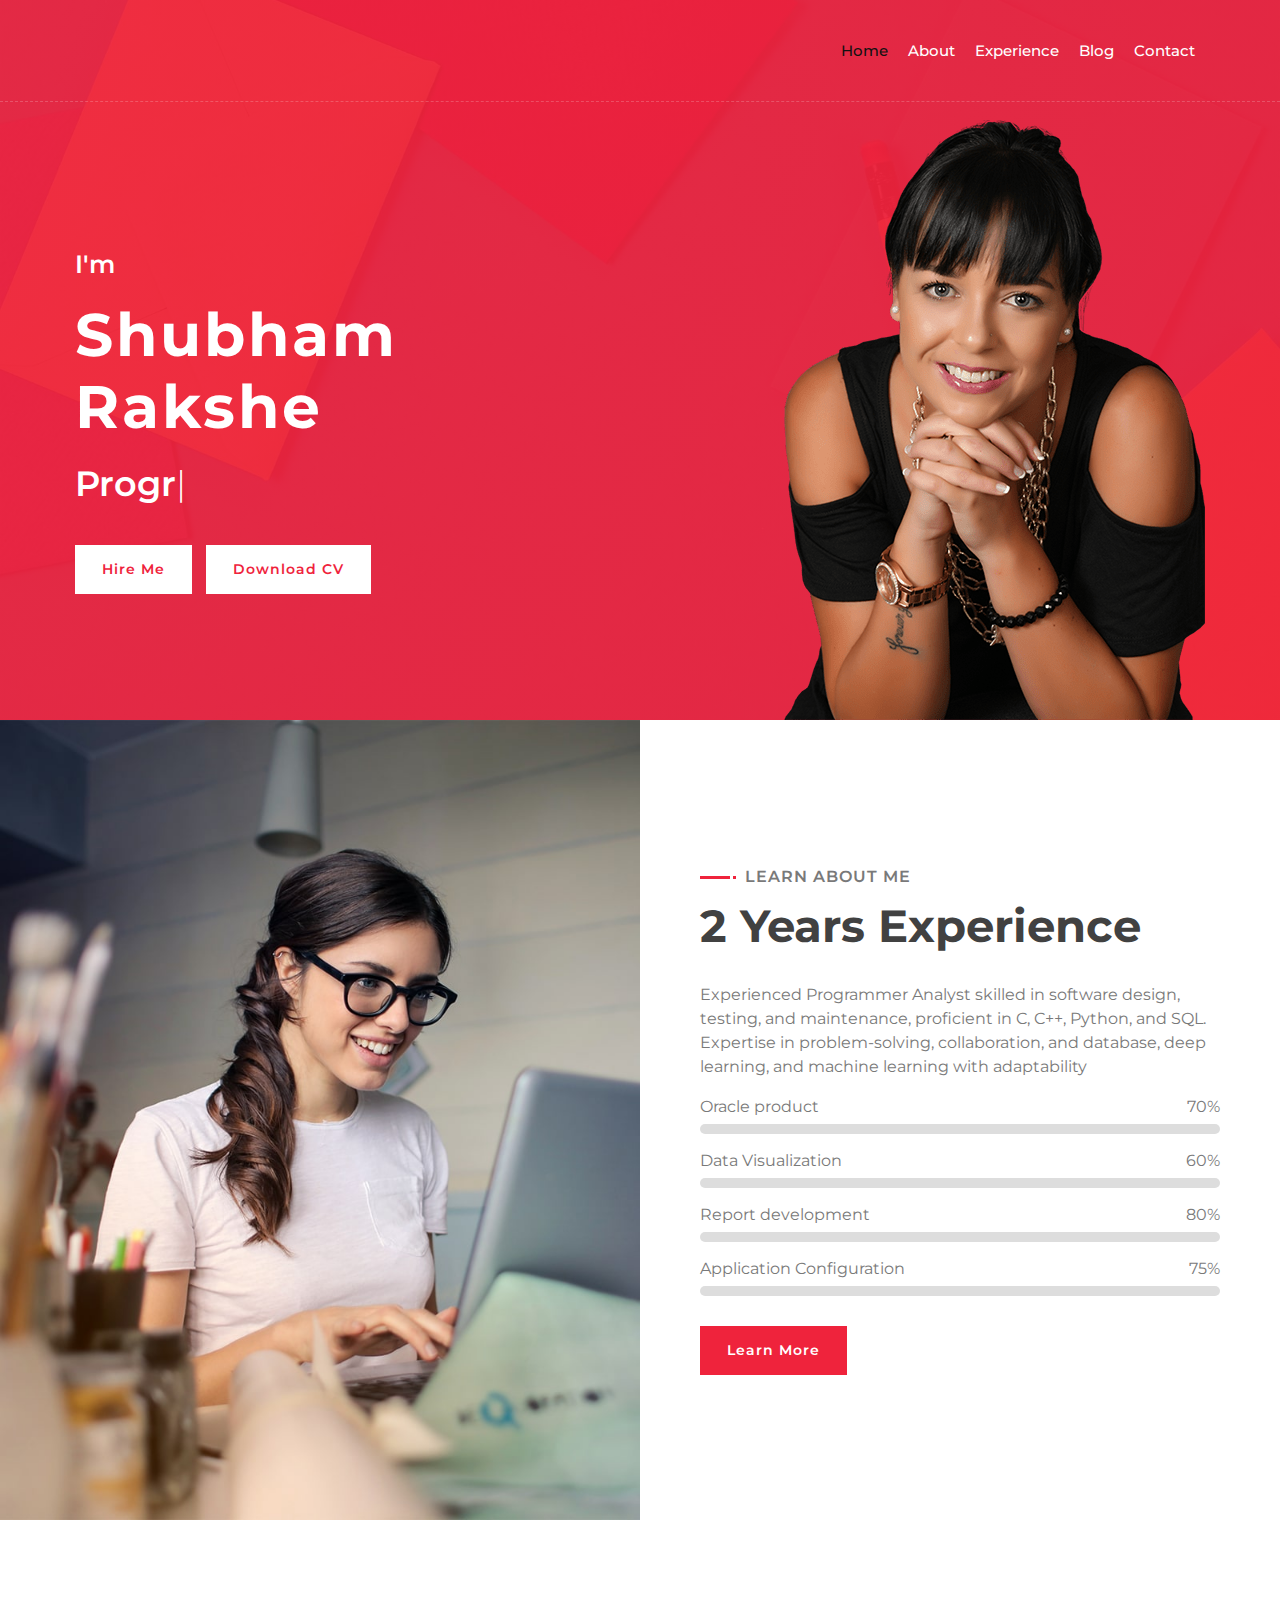
<file: shubham/index.html>
<!DOCTYPE html>
<html lang="en">
    <head>
        <meta charset="utf-8">
        <title>Shubham Rakshe</title>
        <meta content="width=device-width, initial-scale=1.0" name="viewport">
        <meta content="Free Website Template" name="keywords">
        <meta content="Free Website Template" name="description">

        <!-- Favicon -->
        <link href="img/favicon.ico" rel="icon">

        <!-- Google Font -->
        <link href="https://fonts.googleapis.com/css2?family=Montserrat:wght@300;400;500;600;700&display=swap" rel="stylesheet">

        <!-- CSS Libraries -->
        <link href="https://stackpath.bootstrapcdn.com/bootstrap/4.4.1/css/bootstrap.min.css" rel="stylesheet">
        <link href="https://cdnjs.cloudflare.com/ajax/libs/font-awesome/5.10.0/css/all.min.css" rel="stylesheet">
        <link href="lib/animate/animate.min.css" rel="stylesheet">
        <link href="lib/owlcarousel/assets/owl.carousel.min.css" rel="stylesheet">
        <link href="lib/lightbox/css/lightbox.min.css" rel="stylesheet">

        <!-- Template Stylesheet -->
        <link href="css/style.css" rel="stylesheet">
    </head>

    <body data-spy="scroll" data-target=".navbar" data-offset="51">
        <!-- Nav Bar Start -->
        <div class="navbar navbar-expand-lg bg-light navbar-light">
            <div class="container-fluid">

                <button type="button" class="navbar-toggler" data-toggle="collapse" data-target="#navbarCollapse">
                    <span class="navbar-toggler-icon"></span>
                </button>

                <div class="collapse navbar-collapse justify-content-between" id="navbarCollapse">
                    <div class="navbar-nav ml-auto">
                        <a href="#home" class="nav-item nav-link active">Home</a>
                        <a href="#about" class="nav-item nav-link">About</a>
                        <a href="#experience" class="nav-item nav-link">Experience</a>
                        <a href="#blog" class="nav-item nav-link">Blog</a>
                        <a href="#contact" class="nav-item nav-link">Contact</a>
                    </div>
                </div>
            </div>
        </div>
        <!-- Nav Bar End -->


        <!-- Hero Start -->
        <div class="hero" id="home">
            <div class="container-fluid">
                <div class="row align-items-center">
                    <div class="col-sm-12 col-md-6">
                        <div class="hero-content">
                            <div class="hero-text">
                                <p>I'm</p>
                                <h1>Shubham Rakshe</h1>
                                <h2></h2>
                                <div class="typed-text">Programmer, Analyst, Data Enthusiastic</div>
                            </div>
                            <div class="hero-btn">
                                <a class="btn" href="">Hire Me</a>
                                <a class="btn" href="https://drive.google.com/file/d/1cnMkm1e0a8PiGXDdcn6bCyQTKVmaEiGl/view?usp=drive_link">Download CV</a>
                            </div>
                        </div>
                    </div>
                    <div class="col-sm-12 col-md-6 d-none d-md-block">
                        <div class="hero-image">
                            <img src="img/hero.png" alt="Hero Image">
                        </div>
                    </div>
                </div>
            </div>
        </div>
        <!-- Hero End -->


        <!-- About Start -->
        <div class="about wow fadeInUp" data-wow-delay="0.1s" id="about">
            <div class="container-fluid">
                <div class="row align-items-center">
                    <div class="col-lg-6">
                        <div class="about-img">
                            <img src="img/about.jpg" alt="Image">
                        </div>
                    </div>
                    <div class="col-lg-6">
                        <div class="about-content">
                            <div class="section-header text-left">
                                <p>Learn About Me</p>
                                <h2>2 Years Experience</h2>
                            </div>
                            <div class="about-text">
                                <p>

Experienced Programmer Analyst skilled in software design, testing, and maintenance, proficient in C, C++, Python, and SQL. Expertise in problem-solving, collaboration, and database, deep learning, and machine learning with adaptability
                                </p>
                            </div>
                            <div class="skills">
                                <div class="skill-name">
                                    <p>Oracle product</p><p>70%</p>
                                </div>
                                <div class="progress">
                                    <div class="progress-bar" role="progressbar" aria-valuenow="85" aria-valuemin="0" aria-valuemax="100"></div>
                                </div>
                                <div class="skill-name">
                                    <p>Data Visualization</p><p>60%</p>
                                </div>
                                <div class="progress">
                                    <div class="progress-bar" role="progressbar" aria-valuenow="95" aria-valuemin="0" aria-valuemax="100"></div>
                                </div>
                                <div class="skill-name">
                                    <p>Report development</p><p>80%</p>
                                </div>
                                <div class="progress">
                                    <div class="progress-bar" role="progressbar" aria-valuenow="90" aria-valuemin="0" aria-valuemax="100"></div>
                                </div>
                                <div class="skill-name">
                                    <p>Application Configuration</p><p>75%</p>
                                </div>
                                <div class="progress">
                                    <div class="progress-bar" role="progressbar" aria-valuenow="85" aria-valuemin="0" aria-valuemax="100"></div>
                                </div>
                            </div>
                            <a class="btn" href="">Learn More</a>
                        </div>
                    </div>
                </div>
            </div>
        </div>
        <!-- About End -->


        <!-- Service Start -->
        <div class="service" id="service">
            <div class="container">
                <div class="section-header text-center wow zoomIn" data-wow-delay="0.1s">
                    <p>What I do</p>
                    <h2>Technology & Skills</h2>
                </div>
                <div class="row">
                    <div class="col-lg-6 wow fadeInUp" data-wow-delay="0.0s">
                        <div class="service-item">
                            <div class="service-icon">
                                <i class="fa fa-laptop"></i>
                            </div>
                            <div class="service-text">
                                <h3>C/C++</h3>
                                <p>
                                    Experienced & Proficient in C/C++ to perform the solutions of real world Problem.
                                </p>
                            </div>
                        </div>
                    </div>
                    <div class="col-lg-6 wow fadeInUp" data-wow-delay="0.2s">
                        <div class="service-item">
                            <div class="service-icon">
                                <i class="fa fa-laptop-code"></i>
                            </div>
                            <div class="service-text">
                                <h3>Python</h3>
                                <p>
                                    Proficient in Python for diverse applications, including data analysis and automation.
                                    Expertise in building data-driven solutions and leveraging Python libraries like Pandas and NumPy.
                                    Strong problem-solving and coding skills, with a track record of delivering effective Python-based solutions.
                                </p>
                            </div>
                        </div>
                    </div>
                    <div class="col-lg-6 wow fadeInUp" data-wow-delay="0.4s">
                        <div class="service-item">
                            <div class="service-icon">
                                <i class="fab fa-android"></i>
                            </div>
                            <div class="service-text">
                                <h3>SQL & DBMS</h3>
                                <p>
                                    Proficient in SQL language with hands-on experience in database management systems (DBMS).
                                    Strong skills in writing complex SQL queries, optimizing database performance, and data manipulation.
                                    Demonstrated ability to design and maintain relational databases, ensuring data integrity and efficient retrieval.
                                </p>
                            </div>
                        </div>
                    </div>
                    <div class="col-lg-6 wow fadeInUp" data-wow-delay="0.6s">
                        <div class="service-item">
                            <div class="service-icon">
                                <i class="fab fa-apple"></i>
                            </div>
                            <div class="service-text">
                                <h3>Data structure & Algorithms</h3>
                                <p>
                                    Proficient in implementing advanced data structures and algorithms to optimize software performance.
                                    Demonstrated problem-solving skills through algorithmic solutions in various projects.
                                    Strong foundation in data structure design for efficient data management and retrieval.
                                </p>
                            </div>
                        </div>
                    </div>
                    <div class="col-lg-6 wow fadeInUp" data-wow-delay="0.6s">
                        <div class="service-item">
                            <div class="service-icon">
                                <i class="fab fa-apple"></i>
                            </div>
                            <div class="service-text">
                                <h3>Deep Learning</h3>
                                <p>
                                    Beginner with the technology with clear fundamentals. Impleamented the deep learning algorithms in my final year of engineering project.
                                </p>
                            </div>
                        </div>
                    </div>
                    <div class="col-lg-6 wow fadeInUp" data-wow-delay="0.6s">
                        <div class="service-item">
                            <div class="service-icon">
                                <i class="fab fa-apple"></i>
                            </div>
                            <div class="service-text">
                                <h3>Oracle</h3>
                                <p>
                                    As a Employee of Cognizant organization, Worked on the Oracle product "Argus Safety", a platform that enhances safety decision-making and global compliance for clinical trials
                                </p>
                            </div>
                        </div>
                    </div>
                </div>
            </div>
        </div>
        <!-- Service End -->


         <!-- Experience Start -->
        <div class="experience" id="experience">
            <div class="container">
                <header class="section-header text-center wow zoomIn" data-wow-delay="0.1s">
                    <p>My Resume</p>
                    <h2>Work Experience</h2>
                </header>
                <div class="timeline">
                    <div class="timeline-item left wow slideInLeft" data-wow-delay="0.1s">
                        <div class="timeline-text">
                            <div class="timeline-date">2021 - 2023</div>
                            <h2>Programmer Analyst</h2>
                            <h4>Pune, India</h4>
                            <p>
                                Worked in configuring and developing SQL reports for Oracle's Argus Safety platform, with a focus on enhancing clinical trial safety decision-making and global compliance. Analyzed and addressed application issues and introduced automation through C++ for alert mechanisms
                            </p>
                        </div>
                    </div>
                    <div class="timeline-item right wow slideInRight" data-wow-delay="0.1s">
                        <div class="timeline-text">
                            <div class="timeline-date">JUL-AUG 2023</div>
                            <h2>Data Analyst Intern </h2>
                            <h4>Excelerate, USA</h4>
                            <p>
                                Worked on tool like tableau. To analyze the data of Facebook AD campaigns & several more mini projects.
                            </p>
                        </div>
                    </div>
                    <div class="timeline-item left wow slideInLeft" data-wow-delay="0.1s">
                        <div class="timeline-text">
                            <div class="timeline-date">MAY-JUN 2020</div>
                            <h2>Intern</h2>
                            <h4>Oyester Training, Mumbai, India</h4>
                            <p>
                                Completed hands on training cum Internship from Basic Python to Deep Learning including technologies such as    Machine Learning, computer vision & Natural Language Processing, along with various project assignments.
                            </p>
                        </div>
                    </div>
                    <div class="timeline-item right wow slideInRight" data-wow-delay="0.1s">
                        <div class="timeline-text">
                            <div class="timeline-date"> JUN-JUL 2019</div>
                            <h2>Graduate Trainee</h2>
                            <h4>BARC - Bhabha Atomic Research Centre, Mumbai, India	</h4>
                            <p>
                                Developed PLC codes & HMI interface for refurbishment of some facilities within the system of the company.
                            </p>
                        </div>
                    </div>


                </div>
            </div>
        </div>
        <!-- Job Experience End -->

        <!-- Blog Start -->
        <div class="blog" id="blog">
            <div class="container">
                <div class="section-header text-center wow zoomIn" data-wow-delay="0.1s">
                    <p>From Blog</p>
                    <h2>Latest Articles</h2>
                </div>
                <div class="row">
                    <div class="col-lg-6">
                        <div class="blog-item wow fadeInUp" data-wow-delay="0.1s">
                            <div class="blog-img">
                                <img src="img/12.webp" alt="Blog">
                            </div>
                            <div class="blog-text">
                                <h2>Lorem ipsum dolor sit amet</h2>
                                <div class="blog-meta">
                                    <p><i class="far fa-user"></i>Admin</p>
                                    <p><i class="far fa-list-alt"></i>Web Design</p>
                                    <p><i class="far fa-calendar-alt"></i>01-Jan-2045</p>
                                    <p><i class="far fa-comments"></i>5</p>
                                </div>
                                <p>
                                    Lorem ipsum dolor sit amet elit. Nullam commodo mattis mi. Nullam eu erat lectus. Proin viverra risus vitae luctus. Proin ut ante, vitae sapien. Fusce sem ac erat rhoncus, ornare mattis nisl massa et eros vitae pulvin
                                </p>
                                <a class="btn" href="">Read More <i class="fa fa-angle-right"></i></a>
                            </div>
                        </div>
                    </div>
                </div>
            </div>
        </div>
        <!-- Blog End -->


        <!-- Projects Start -->
        <div class="blog" id="blog">
            <div class="container">
                <div class="section-header text-center wow zoomIn" data-wow-delay="0.1s">
                    <p>From Blog</p>
                    <h2>Latest Articles</h2>
                </div>
                <div class="row">
                    <div class="col-lg-6">
                        <div class="blog-item wow fadeInUp" data-wow-delay="0.3s">
                            <div class="blog-img">
                                <img src="img/blog-2.jpg" alt="Blog">
                            </div>
                            <div class="blog-text">
                                <h2>Design & Development of AI based camera for wildlife study</h2>
                                <div class="blog-meta">

                                    <p><i class="far fa-list-alt"></i>Engineering Project</p>
                                    <p><i class="far fa-calendar-alt"></i>2020-2021</p>

                                </div>
                                <p>
                                    Lead the Technical (Software) team using my team management and leadership skills, as well as technical skills such as Python programming language and Deep Learning in project.
                                    The Forest and Wildlife Department uses the project to track leopard censuses.

                                </p>
                                <a class="btn" href="">Read More <i class="fa fa-angle-right"></i></a>
                            </div>
                        </div>
                    </div>
                    <div class="col-lg-6">
                        <div class="blog-item wow fadeInUp" data-wow-delay="0.1s">
                            <div class="blog-img">
                                <img src="img/blog-1.jpg" alt="Blog">
                            </div>
                            <div class="blog-text">
                                <h2>Smart street Light System</h2>
                                <div class="blog-meta">
                                    <p><i class="far fa-user"></i>Mini Project</p>
                                    <p><i class="far fa-list-alt"></i>Engineering Project</p>
                                    <p><i class="far fa-calendar-alt"></i>2018-2019</p>

                                </div>
                                <p>
                                Developed a Smart Street Light mechanism in which sensors placed on roads, generate and store energy whenever a vehicle passes over them, and this energy is used by the smart lights
                                </p>
                                <a class="btn" href="">Read More <i class="fa fa-angle-right"></i></a>
                            </div>
                        </div>
                    </div>

                    <div class="col-lg-6">
                        <div class="blog-item wow fadeInUp" data-wow-delay="0.1s">
                            <div class="blog-img">
                                <img src="img/blog-1.jpg" alt="Blog">
                            </div>
                            <div class="blog-text">
                                <h2>Density based traffic light controller system </h2>
                                <div class="blog-meta">
                                    <p><i class="far fa-user"></i>Mini Project</p>
                                    <p><i class="far fa-list-alt"></i>Engineering Project</p>
                                    <p><i class="far fa-calendar-alt"></i>2019-2020</p>

                                </div>
                                <p>
                                Developed a Controller System based on an ultrasonic sensor and Arduino that detects vehicle density in individual road lanes and switches the traffic signal based on this information
                                </p>
                                <a class="btn" href="">Read More <i class="fa fa-angle-right"></i></a>
                            </div>
                        </div>
                    </div>
                </div>
            </div>
        </div>
        <!-- Projects End -->


        <!-- Footer Start -->
        <div class="footer wow fadeIn" data-wow-delay="0.3s">
            <div class="container-fluid">
                <div class="container">
                    <div class="footer-info">
                        <h2>Shubham Rakshe</h2>
                        <h3>501 E, 32nd street, Chicago, Illinois, USA </h3>
                        <div class="footer-menu">
                            <p>+1 (773)-993-4758</p>
                            <p>srakshe@hawk.iit.edu</p>
                        </div>
                        <div class="footer-social">

                            <a href=""><i class="fa-angle-right"></i></a>
                            <a target="_blank" href="https://www.linkedin.com/in/shubham-rakshe-861842193"><i class="fab fa-linkedin-in"></i></a>
                        </div>
                    </div>
                </div>
                <div class="container copyright">
                    <p>&copy; <a href="#">Shubham Rakshe</a>, All Right Reserved</p>
                </div>
            </div>
        </div>
        <!-- Footer End -->


        <!-- Back to top button -->
        <a href="#" class="btn back-to-top"><i class="fa fa-chevron-up"></i></a>


        <!-- Pre Loader -->
        <div id="loader" class="show">
            <div class="loader"></div>
        </div>


        <!-- JavaScript Libraries -->
        <script src="https://code.jquery.com/jquery-3.4.1.min.js"></script>
        <script src="https://stackpath.bootstrapcdn.com/bootstrap/4.4.1/js/bootstrap.bundle.min.js"></script>
        <script src="lib/easing/easing.min.js"></script>
        <script src="lib/wow/wow.min.js"></script>
        <script src="lib/waypoints/waypoints.min.js"></script>
        <script src="lib/typed/typed.min.js"></script>
        <script src="lib/owlcarousel/owl.carousel.min.js"></script>
        <script src="lib/isotope/isotope.pkgd.min.js"></script>
        <script src="lib/lightbox/js/lightbox.min.js"></script>

        <!-- Contact Javascript File -->
        <script src="mail/jqBootstrapValidation.min.js"></script>
        <script src="mail/contact.js"></script>

        <!-- Template Javascript -->
        <script src="js/main.js"></script>
    </body>
</html>
</file>
<file: shubham/css/style.css>
/*******************************/
/********* General CSS *********/
/*******************************/
body {
    color: #797979;
    background: #ffffff;
    font-family: 'Montserrat', sans-serif;
}

h1,
h2,
h3,
h4,
h5,
h6 {
    color: #414141;
}

a {
    color: #313131;
    transition: .3s;
}

a:hover,
a:active,
a:focus {
    color: #EF233C;
    outline: none;
    text-decoration: none;
}

.btn:focus,
.form-control:focus {
    box-shadow: none;
}

.container-fluid {
    max-width: 1366px;
}

.btn {
    padding: 12px 25px;
    font-size: 14px;
    font-weight: 600;
    letter-spacing: 1px;
    color: #ffffff;
    background: #EF233C;
    border: 2px solid transparent;
    border-radius: 0;
    box-shadow: inset 0 0 0 50px #EF233C;
    transition: ease-out 0.3s;
    -webkit-transition: ease-out 0.3s;
    -moz-transition: ease-out 0.3s;
}

.btn:hover {
    color: #EF233C;
    background: transparent;
    box-shadow: inset 0 0 0 0 #EF233C;
    border-color: #EF233C;
}

#loader {
    position: fixed;
    top: 0;
    right: 0;
    bottom: 0;
    left: 0;
    display: flex;
    align-items: center;
    justify-content: center;
    background: #ffffff;
    opacity: 0;
    visibility: hidden;
    -webkit-transition: opacity .3s ease-out, visibility 0s linear .3s;
    -o-transition: opacity .3s ease-out, visibility 0s linear .3s;
    transition: opacity .3s ease-out, visibility 0s linear .3s;
    z-index: 999;
}

#loader.show {
    -webkit-transition: opacity .6s ease-out, visibility 0s linear 0s;
    -o-transition: opacity .6s ease-out, visibility 0s linear 0s;
    transition: opacity .6s ease-out, visibility 0s linear 0s;
    visibility: visible;
    opacity: 1;
}

#loader .loader {
    position: relative;
    width: 45px;
    height: 45px;
    border: 5px solid #dddddd;
    border-top: 5px solid #EF233C;
    border-radius: 50%;
    -webkit-animation: spin 2s linear infinite;
    animation: spin 2s linear infinite;
}

@-webkit-keyframes spin {
    0% { -webkit-transform: rotate(0deg); }
    100% { -webkit-transform: rotate(360deg); }
}

@keyframes spin {
    0% { transform: rotate(0deg); }
    100% { transform: rotate(360deg); }
}

.back-to-top {
    position: fixed;
    display: none;
    width: 44px;
    height: 44px;
    padding: 8px 0;
    text-align: center;
    line-height: 1;
    font-size: 22px;
    right: 15px;
    bottom: 15px;
    z-index: 9;
}

.back-to-top i {
    color: #ffffff;
}

.back-to-top:hover i {
    color: #414141;
}


/**********************************/
/*********** Nav Bar CSS **********/
/**********************************/
.navbar {
    position: relative;
    transition: .5s;
    z-index: 999;
}

.navbar.nav-sticky {
    position: fixed;
    top: 0;
    width: 100%;
    box-shadow: 0 2px 5px rgba(0, 0, 0, .3);
}

.navbar .navbar-brand {
    margin: 0;
    font-size: 45px;
    line-height: 0px;
    font-weight: 700;
    letter-spacing: 2px;
    transition: .5s;

}

.navbar .navbar-brand img {
    max-width: 100%;
    max-height: 40px;
}

.navbar .dropdown-menu {
    margin-top: 0;
    border: 0;
    border-radius: 0;
    background: #f8f9fa;
}

@media (min-width: 992px) {
    .navbar {
        position: absolute;
        width: 100%;
        padding: 30px 60px;
        background: transparent !important;
        border-bottom: 1px dashed rgba(256, 256, 256, .2);
        z-index: 9;
    }

    .navbar.nav-sticky {
        padding: 10px 60px;
        background: #ffffff !important;
    }

    .navbar .navbar-brand {
        color: #ffffff;
    }

    .navbar.nav-sticky .navbar-brand {
        color: #EF233C;
    }

    .navbar-light .navbar-nav .nav-link,
    .navbar-light .navbar-nav .nav-link:focus {
        padding: 10px 10px 8px 10px;
        color: #ffffff;
        font-size: 15px;
        font-weight: 500;
    }

    .navbar-light.nav-sticky .navbar-nav .nav-link,
    .navbar-light.nav-sticky .navbar-nav .nav-link:focus {
        color: #414141;
    }

    .navbar-light .navbar-nav .nav-link:hover,
    .navbar-light .navbar-nav .nav-link.active {
        color: #111111;
    }

    .navbar-light.nav-sticky .navbar-nav .nav-link:hover,
    .navbar-light.nav-sticky .navbar-nav .nav-link.active {
        color: #EF233C;
    }
}

@media (max-width: 991.98px) {
    .navbar {
        padding: 15px;
        background: #ffffff !important;
    }

    .navbar .navbar-brand {
        color: #EF233C;
    }

    .navbar .navbar-nav {
        margin-top: 15px;
    }

    .navbar a.nav-link {
        padding: 5px;
    }

    .navbar .dropdown-menu {
        box-shadow: none;
    }
}


/*******************************/
/********** Hero CSS ***********/
/*******************************/
.hero {
    position: relative;
    width: 100%;
    margin-bottom: 45px;
    padding: 120px 0 0 0;
    overflow: hidden;
    background: linear-gradient(rgba(239, 35, 60, .95), rgba(239, 35, 60, .95)), url(../img/hero-bg.jpg);
    background-position: center;
    background-repeat: no-repeat;
    background-size: cover;
}

.hero .container-fluid {
    padding: 0;
}

.hero .hero-image {
    position: relative;
    text-align: right;
    padding-right: 75px;
}

.hero .hero-image img {
    max-width: 80%;
    max-height: 80%;
}

.hero .hero-content {
    position: relative;
    padding-left: 75px;
    display: flex;
    align-items: flex-start;
    justify-content: center;
    flex-direction: column;
}

.hero .hero-text p {
    color: #ffffff;
    font-size: 25px;
    font-weight: 600;
    margin-bottom: 15px;
}

.hero .hero-text h1 {
    color: #ffffff;
    font-size: 60px;
    font-weight: 700;
    letter-spacing: 3px;
    margin-bottom: 15px;
}

.hero .hero-text h2 {
    display: inline-block;
    margin: 0;
    height: 35px;
    color: #ffffff;
    font-size: 35px;
    font-weight: 600;
}

.hero .hero-text .typed-text {
    display: none;
}

.hero .hero-text .typed-cursor {
    font-size: 35px;
    font-weight: 300;
    color: #ffffff;
}

.hero .hero-btn .btn {
    margin-top: 35px;
    color: #EF233C;
    background: #ffffff;
    box-shadow: inset 0 0 0 50px #ffffff;
}

.hero .hero-btn .btn:hover {
    color: #ffffff;
    background: transparent;
    box-shadow: inset 0 0 0 0 #ffffff;
    border-color: #ffffff;
}

.hero .hero-btn .btn:first-child {
    margin-right: 10px;
}

@media (max-width: 991.98px) {
    .hero {
        padding-top: 60px;
    }

    .hero .hero-content {
        padding: 0 15px;
    }

    .hero .hero-text p {
        font-size: 20px;
    }

    .hero .hero-text h1 {
        font-size: 45px;
    }

    .hero .hero-text h2 {
        font-size: 25px;
        height: 25px;
    }

    .hero .hero-btn .btn {
        padding: 12px 30px;
        letter-spacing: 1px;
    }
}

@media (max-width: 767.98px) {
    .hero {
        padding-top: 60px;
        padding-bottom: 60px;
    }

    .hero,
    .hero .hero-text,
    .hero .hero-btn {
        width: 100%;
        text-align: center;
    }

    .hero .hero-text p {
        font-size: 18px;
    }

    .hero .hero-text h1 {
        font-size: 35px;
    }

    .hero .hero-text h2 {
        font-size: 22px;
        height: 22px;
    }

    .hero .hero-btn .btn {
        padding: 10px 15px;
        letter-spacing: 1px;
    }
}

@media (max-width: 575.98px) {
    .hero .hero-text p {
        font-size: 16px;
    }

    .hero .hero-text h1 {
        font-size: 30px;
    }

    .hero .hero-text h2 {
        font-size: 18px;
        height: 18px;
    }

    .hero .hero-btn .btn {
        padding: 8px 10px;
        letter-spacing: 0;
    }
}


/*******************************/
/******* Section Header ********/
/*******************************/
.section-header {
    position: relative;
    margin-bottom: 45px;
}

.section-header p {
    display: inline-block;
    margin: 0 30px;
    margin-bottom: 10px;
    padding-left: 15px;
    position: relative;
    font-size: 16px;
    font-weight: 600;
    letter-spacing: 1px;
    text-transform: uppercase;
    background: #ffffff;
}

.section-header p::before {
    position: absolute;
    content: "";
    height: 3px;
    top: 11px;
    right: 0;
    left: -30px;
    background: #EF233C;
    z-index: -1;
}

.section-header p::after {
    position: absolute;
    content: "";
    width: 3px;
    height: 3px;
    top: 11px;
    left: 3px;
    background: #EF233C;
    z-index: 1;
}

.section-header h2 {
    margin: 0;
    position: relative;
    font-size: 45px;
    font-weight: 700;
}

@media (max-width: 767.98px) {
    .section-header h2 {
        font-size: 30px;
    }
}


/*******************************/
/********** About CSS **********/
/*******************************/
.about {
    position: relative;
    width: 100%;
    margin: -45px 0 45px 0;
}

.about .col-lg-6 {
    padding: 0;
}

.about .section-header {
    margin-bottom: 30px;
}

.about .about-img {
    position: relative;
    height: 100%;
}

.about .about-img img {
    position: relative;
    width: 100%;
    height: 100%;
    object-fit: cover;
}

.about .about-content {
    padding: 0 60px;
}

.about .about-text p {
    font-size: 16px;
}

.about .skills {
    margin-bottom: 30px;
}

.about .skill-name {
    margin-top: 15px;
}

.about .skill-name p {
    display: inline-block;
    margin-bottom: 5px;
    font-size: 16px;
    font-weight: 400;
}

.about .skill-name p:last-child {
    float: right;
}

.about .progress {
    height: 10px;
    border-radius: 10px;
    background: #dddddd;
}

.about .progress .progress-bar {
    width: 0px;
    background: #EF233C;
    border-radius: 10px;
    transition: 2s;
}

.about .about-text a.btn {
    margin-top: 15px;
}

@media (max-width: 991.98px) {
    .about .about-content {
        padding: 45px 15px 0 15px;
    }
}


/*******************************/
/******* Experience CSS ********/
/*******************************/
.experience {
    position: relative;
    padding: 45px 0 15px 0;
}

.experience .timeline {
    position: relative;
    width: 100%;
}

.experience .timeline::after {
    content: '';
    position: absolute;
    width: 2px;
    background: #EF233C;
    top: 0;
    bottom: 0;
    left: 50%;
    margin-left: -1px;
}

.experience .timeline .timeline-item {
    position: relative;
    background: inherit;
    width: 50%;
    margin-bottom: 30px;
}

.experience .timeline .timeline-item.left {
    left: 0;
    padding-right: 30px;
}

.experience .timeline .timeline-item.right {
    left: 50%;
    padding-left: 30px;
}

.experience .timeline .timeline-item::after {
    content: '';
    position: absolute;
    width: 16px;
    height: 16px;
    top: 48px;
    right: -8px;
    background: #ffffff;
    border: 2px solid #EF233C;
    border-radius: 16px;
    z-index: 1;
}

.experience .timeline .timeline-item.right::after {
    left: -8px;
}

.experience .timeline .timeline-item::before {
  content: '';
  position: absolute;
  width: 0;
  height: 0;
  top: 46px;
  right: 10px;
  z-index: 1;
  border: 10px solid;
  border-color: transparent transparent transparent #dddddd;
}

.experience .timeline .timeline-item.right::before {
  left: 10px;
  border-color: transparent #dddddd transparent transparent;
}

.experience .timeline .timeline-date {
    position: absolute;
    width: 100%;
    top: 44px;
    font-size: 16px;
    font-weight: 600;
    color: #EF233C;
    text-transform: uppercase;
    letter-spacing: 1px;
    z-index: 1;
}

.experience .timeline .timeline-item.left .timeline-date {
    text-align: left;
    left: calc(100% + 55px);
}

.experience .timeline .timeline-item.right .timeline-date {
    text-align: right;
    right: calc(100% + 55px);
}

.experience .timeline .timeline-text {
    padding: 30px;
    background: #ffffff;
    position: relative;
    border-right: 5px solid #dddddd;
    box-shadow: 0 0 60px rgba(0, 0, 0, .08);
}

.experience .timeline .timeline-item.right .timeline-text {
    border-right: none;
    border-left: 5px solid #dddddd;
}

.experience .timeline .timeline-text h2 {
    margin: 0 0 5px 0;
    font-size: 22px;
    font-weight: 600;
}

.experience .timeline .timeline-text h4 {
    margin: 0 0 10px 0;
    font-size: 16px;
    font-style: italic;
    font-weight: 400;
}

.experience .timeline .timeline-text p {
    margin: 0;
    font-size: 16px;
}

@media (max-width: 767.98px) {
    .experience .timeline::after {
        left: 8px;
    }

    .experience .timeline .timeline-item {
        width: 100%;
        padding-left: 38px;
    }

    .experience .timeline .timeline-item.left {
        padding-right: 0;
    }

    .experience .timeline .timeline-item.right {
        left: 0%;
        padding-left: 38px;
    }

    .experience .timeline .timeline-item.left::after,
    .experience .timeline .timeline-item.right::after {
        left: 0;
    }

    .experience .timeline .timeline-item.left::before,
    .experience .timeline .timeline-item.right::before {
        left: 18px;
        border-color: transparent #dddddd transparent transparent;
    }

    .experience .timeline .timeline-item.left .timeline-date,
    .experience .timeline .timeline-item.right .timeline-date {
        position: relative;
        top: 0;
        right: auto;
        left: 0;
        text-align: left;
        margin-bottom: 10px;
    }

    .experience .timeline .timeline-item.left .timeline-text,
    .experience .timeline .timeline-item.right .timeline-text {
        border-right: none;
        border-left: 5px solid #dddddd;
    }
}


/*******************************/
/********* Service CSS *********/
/*******************************/
.service {
    position: relative;
    width: 100%;
    padding: 45px 0 15px 0;
}

.service .service-item {
    position: relative;
    margin-bottom: 30px;
    display: flex;
    align-items: center;
    box-shadow: inset 0 0 0 0 transparent;
    transition: ease-out 0.5s;
}

.service .service-item:hover {
    box-shadow: inset 800px 0 0 0 #EF233C;
}

.service .service-icon {
    position: relative;
    width: 150px;
    min-height: 150px;
    display: flex;
    align-items: center;
    justify-content: center;
    border: 1px solid #EF233C;
    background: #ffffff;
}

.service .service-icon i {
    position: relative;
    font-size: 60px;
    color: #EF233C;
    transition: .3s;
}

.service .service-item:hover i {
    font-size: 75px;
}

.service .service-text {
    position: relative;
    width: calc(100% - 120px);
    padding: 0 30px;
}

.service .service-text h3 {
    margin-bottom: 10px;
    font-size: 20px;
    font-weight: 600;
    transition: 1s;
}

.service .service-text p {
    margin: 0;
    font-size: 16px;
    transition: 1s;
}

.service .service-item:hover .service-text h3,
.service .service-item:hover .service-text p {
    color: #ffffff;
}

@media (max-width: 575.98px) {
    .service .service-text h3 {
        font-size: 16px;
        margin-bottom: 5px;
    }

    .service .service-text p {
        font-size: 14px;
    }
}


/*******************************/
/******** Portfolio CSS ********/
/*******************************/
.portfolio {
    position: relative;
    padding: 45px 0 15px 0;
}

.portfolio #portfolio-filter {
    padding: 0;
    margin: -15px 0 25px 0;
    list-style: none;
    font-size: 0;
    text-align: center;
}

.portfolio #portfolio-filter li {
    cursor: pointer;
    display: inline-block;
    margin: 5px;
    padding: 6px 12px;
    font-size: 14px;
    font-weight: 600;
    color: #ffffff;
    background: #EF233C;
    border: 2px solid transparent;
    border-radius: 0;
    box-shadow: inset 0 0 0 50px #EF233C;
    transition: ease-out 0.3s;
    -webkit-transition: ease-out 0.3s;
    -moz-transition: ease-out 0.3s;
}

.portfolio #portfolio-filter li:hover,
.portfolio #portfolio-filter li.filter-active {
    color: #EF233C;
    background: transparent;
    box-shadow: inset 0 0 0 0 #EF233C;
    border-color: #EF233C;
}

.portfolio .portfolio-item {
    position: relative;
}

.portfolio .portfolio-wrap {
    position: relative;
    width: 100%;
}

.portfolio .portfolio-img {
    position: relative;
    overflow: hidden;
}

.portfolio .portfolio-img img {
    position: relative;
    width: 100%;
    height: 100%;
    object-fit: cover;
    transform: scale(1.1);
    transition: .5s;
}

.portfolio .portfolio-item:hover img {
    margin-left: 15px;
}

.portfolio .portfolio-text {
    position: relative;
    height: 60px;
    width: calc(100% - 30px);
    margin: -30px 15px 30px 15px;
    display: flex;
    align-items: center;
    background: #ffffff;
    box-shadow: 0 0 15px rgba(0, 0, 0, .12);
}

.portfolio .portfolio-text h3 {
    width: calc(100% - 70px);
    font-size: 18px;
    font-weight: 600;
    margin: 0 0 0 15px;
    white-space: nowrap;
    overflow: hidden;
}

.portfolio .portfolio-text a.btn {
    width: 50px;
    height: 50px;
    padding: 0 0 2px 1px;
    display: flex;
    align-items: center;
    justify-content: center;
    font-size: 45px;
    font-weight: 100;
}

.portfolio .portfolio-item:hover a.btn {
    color: #EF233C;
    background: transparent;
    box-shadow: inset 0 0 0 0 #EF233C;
    border-color: #EF233C;
}


/*******************************/
/********* Banner CSS **********/
/*******************************/
.banner {
    position: relative;
    width: 100%;
    margin: 45px 0;
    padding: 90px 0;
    background: #EF233C;
}

.banner .container {
    max-width: 750px;
    text-align: center;
}

.banner .section-header {
    margin-bottom: 20px;
}

.banner .section-header p {
    color: #414141;
    background: transparent;
}

.banner .section-header p::after {
    display: none;
}

.banner .section-header h2 {
    color: #ffffff;
}

.banner .section-header h2 span {
    color: #414141;
    font-size: 50px;
}

.banner .banner-text p {
    font-size: 18px;
    color: #ffffff;
}

.banner .banner-text .btn {
    margin-top: 15px;
    color: #EF233C;
    background: #ffffff;
    box-shadow: inset 0 0 0 50px #ffffff;
}

.banner .banner-text .btn:hover {
    color: #ffffff;
    background: transparent;
    box-shadow: inset 0 0 0 0 #ffffff;
    border-color: #ffffff;
}


/*******************************/
/********* Pricing CSS *********/
/*******************************/
.price {
    position: relative;
    width: 100%;
    padding: 45px 0 15px 0;
}

.price .row {
    padding: 0 15px;
}

.price .col-md-4 {
    padding: 0;
}

.price .price-item {
    position: relative;
    margin-bottom: 30px;
    background: #ffffff;
}

.price .featured-item {
    box-shadow: 0 0 30px rgba(0, 0, 0, .2);
    z-index: 1;
}

.price .price-header,
.price .price-body,
.price .price-footer {
    position: relative;
    text-align: center;
}

.price .price-header {
    padding: 45px 0 30px 0;
    color: #414141;
}

.price .price-item.featured-item .price-header {
    color: #EF233C;
}

.price .price-title h2 {
    font-size: 25px;
    font-weight: 400;
    text-transform: uppercase;
}

.price .price-prices h2 {
    font-size: 45px;
    font-weight: 700;
    margin-left: 10px;
}

.price .price-prices h2 small {
    position: absolute;
    font-size: 18px;
    font-weight: 400;
    margin-top: 9px;
    margin-left: -12px;
}

.price .price-prices h2 span {
    margin-left: 1px;
    font-size: 18px;
    font-weight: 400;
}

.price .price-item.featured-item h2 {
    color: #EF233C;
}

.price .price-body {
    padding: 0 0 20px 0;
}

.price .price-description ul {
    margin: 0;
    padding: 0;
    list-style: none;
}

.price .price-description ul li {
    padding: 0 0 20px 0;
}

.price .price-item .price-action {
    padding-bottom: 45px;
}

.price .price-item .price-action .btn {
    color: #ffffff;
    background: #414141;
    box-shadow: inset 0 0 0 50px #414141;
}

.price .price-item .price-action .btn:hover {
    color: #414141;
    background: transparent;
    box-shadow: inset 0 0 0 0 #414141;
    border-color: #414141;
}

.price .price-item.featured-item .price-action .btn {
    color: #ffffff;
    background: #EF233C;
    box-shadow: inset 0 0 0 50px #EF233C;
}

.price .price-item.featured-item .price-action .btn:hover {
    color: #EF233C;
    background: transparent;
    box-shadow: inset 0 0 0 0 #EF233C;
    border-color: #EF233C;
}


/*******************************/
/*********** Team CSS **********/
/*******************************/
.team {
    position: relative;
    width: 100%;
    padding: 45px 0 15px 0;
}

.team .team-item {
    position: relative;
    background: #ffffff;
    margin-bottom: 30px;
    display: flex;
    align-items: center;
    justify-content: flex-start;
    box-shadow: inset 0 0 0 0 transparent;
    transition: ease-out 0.5s;
}

.team .team-img {
    position: relative;
    width: 50%;
    overflow: hidden;
}

.team .team-img img {
    position: relative;
    width: 100%;
    transition: .5s;
}

.team .team-text {
    position: relative;
    width: 50%;
    padding: 0 30px;
}

.team .team-text h2 {
    color: #EF233C;
    font-size: 18px;
    font-weight: 600;
    margin-bottom: 5px;
    transition: 1s;
}

.team .team-text h4 {
    font-size: 14px;
    font-weight: 600;
    margin-bottom: 15px;
    transition: 1s;
}

.team .team-text p {
    margin-bottom: 20px;
    transition: 1s;
}

.team .team-social {
    position: relative;
    display: flex;
    align-items: center;
    justify-content: flex-start;
}

.team .team-social a.btn {
    width: 35px;
    height: 35px;
    padding: 0;
    display: flex;
    align-items: center;
    justify-content: center;
    font-size: 14px;
    font-weight: normal;
    margin-right: 5px;
}

.team .team-item:hover {
    box-shadow: inset 800px 0 0 0 #EF233C;
}

.team .team-item:hover .team-img img {
    transform: scale(1.2);
}

.team .team-item:hover .team-text h2,
.team .team-item:hover .team-text h4,
.team .team-item:hover .team-text p {
    color: #ffffff;
}

.team .team-item:hover .team-social a.btn {
    background: #ffffff;
}

.team .team-item:hover .team-social a.btn:hover {
    border-color: #ffffff;
}

@media(max-width: 575.98px) {
    .team .team-text {
        padding: 0 15px;
    }

    .team .team-text h2 {
        font-size: 16px;
        margin-bottom: 0;
    }

    .team .team-text h4 {
        margin-bottom: 5px;
    }

    .team .team-text p {
        font-size: 14px;
        line-height: 18px;
        margin-bottom: 10px;
    }
}


/*******************************/
/******* Testimonial CSS *******/
/*******************************/
.testimonial {
    position: relative;
    margin: 45px 0;
    padding: 90px 0;
    background: #EF233C;
}

.testimonial .container {
    max-width: 900px;
}

.testimonial .testimonial-icon {
    margin-bottom: 45px;
    text-align: center;
}

.testimonial .testimonial-icon i {
    font-size: 60px;
    color: rgba(256, 256, 256, .5);
}

.testimonial .testimonial-item {
    position: relative;
    margin: 0 15px;
    text-align: center;
}

.testimonial .testimonial-img {
    position: relative;
    margin-bottom: 15px;
    z-index: 1;
}

.testimonial .testimonial-item img {
    margin: 0 auto;
    width: 120px;
    padding: 10px;
    border: 5px dotted #ffffff;
    border-radius: 100px;
}

.testimonial .testimonial-text {
    position: relative;
    margin-top: -70px;
    padding: 65px 35px 30px 35px;
    text-align: center;
    background: #ffffff;
    border-radius: 500px;
}

.testimonial .testimonial-item p {
    font-size: 18px;
    font-style: italic;
}

.testimonial .testimonial-text h3 {
    color: #EF233C;
    font-size: 18px;
    font-weight: 600;
    margin-bottom: 10px;
}

.testimonial .testimonial-text h4 {
    color: #666666;
    font-size: 14px;
    margin-bottom: 0;
}

.testimonial .owl-dots {
    margin-top: 15px;
    text-align: center;
}

.testimonial .owl-dot {
    display: inline-block;
    margin: 0 5px;
    width: 12px;
    height: 12px;
    border-radius: 50%;
    background: rgba(256, 256, 256, .5);
}

.testimonial .owl-dot.active {
    background: #ffffff;
}


/*******************************/
/********* Contact CSS *********/
/*******************************/
.contact {
    position: relative;
    width: 100%;
    margin: 45px 0;
    background: #EF233C;
}

.contact .container-fluid {
    background: url(../img/contact.jpg) left center no-repeat;
    background-size: contain;
}

.contact .contact-form {
    position: relative;
    padding: 90px 0 90px 45px;
    background: #EF233C;
}

.contact .contact-form input {
    color: #ffffff;
    padding: 15px 0;
    background: none;
    border-radius: 0;
    border: none;
    border-bottom: 1px solid rgba(256, 256, 256, .5);
}

.contact .contact-form textarea {
    color: #ffffff;
    height: 90px;
    padding: 15px 0;
    background: none;
    border-radius: 0;
    border: none;
    border-bottom: 1px solid rgba(256, 256, 256, .5);
}

.contact .contact-form .form-control::placeholder {
    color: #ffffff;
    opacity: 1;
}

.contact .contact-form .form-control:-ms-input-placeholder,
.contact .contact-form .form-control::-ms-input-placeholder {
    color: #ffffff;
}

.contact .contact-form .btn {
    margin-top: 35px;
    color: #EF233C;
    background: #ffffff;
    box-shadow: inset 0 0 0 50px #ffffff;
}

.contact .contact-form .btn:hover {
    color: #ffffff;
    background: transparent;
    box-shadow: inset 0 0 0 0 #ffffff;
    border-color: #ffffff;
}

.contact .help-block ul {
    margin: 0;
    padding: 0;
    list-style-type: none;
    font-size: 14px;
    font-style: italic;
    color: #ffffff;
}

@media (max-width: 767.98px) {
    .contact .container-fluid {
        background: none;
    }

    .contact .contact-form {
        padding: 90px 0;
    }
}


/*******************************/
/*********** Blog CSS **********/
/*******************************/
.blog {
    position: relative;
    width: 100%;
    padding: 45px 0 15px 0;
}

.blog .blog-item {
    position: relative;
    margin-bottom: 30px;
}

.blog .blog-img {
    position: relative;
    width: 100%;
    overflow: hidden;
}

.blog .blog-img img {
    width: 100%;
    transition: .5s;
}

.blog .blog-item:hover img {
    transform: scale(1.1);
}

.blog .blog-text {
    position: relative;
    padding: 30px;
    border-right: 1px solid rgba(0, 0, 0, .07);
    border-bottom: 1px solid rgba(0, 0, 0, .07);
    border-left: 1px solid rgba(0, 0, 0, .07);
}

.blog .blog-text h2 {
    font-size: 25px;
    font-weight: 600;
}

.blog .blog-text p {
    margin-bottom: 10px;
}

.blog .blog-item a.btn {
    margin-top: 10px;
    padding: 8px 15px;
}

.blog .blog-item a.btn i {
    margin-left: 5px;
}

.blog .blog-meta {
    position: relative;
    display: flex;
    margin-bottom: 15px;
}

.blog .blog-meta p {
    margin: 0 10px 0 0;
    font-size: 13px;
}

.blog .blog-meta i {
    color: #414141;
    margin-right: 5px;
}

.blog .blog-meta p:last-child {
    margin: 0;
}


/*******************************/
/********* Footer CSS **********/
/*******************************/
.footer {
    position: relative;
    margin-top: 45px;
    background: #EF233C;
}

.footer .container-fluid {
    padding: 60px 0 0 0;
}

.footer .footer-info {
    position: relative;
    width: 100%;
    text-align: center;
}

.footer .footer-info h2 {
    margin-bottom: 20px;
    font-size: 30px;
    font-weight: 700;
    color: #ffffff;
}

.footer .footer-info h3 {
    margin-bottom: 25px;
    font-size: 22px;
    font-weight: 600;
    color: #ffffff;
}

.footer .footer-menu {
    width: 100%;
    display: flex;
    justify-content: center;
}

.footer .footer-menu p {
    color: #ffffff;
    font-size: 22px;
    font-weight: 600;
    line-height: 20px;
    padding: 0 15px;
    border-right: 1px solid #ffffff;
}

.footer .footer-menu p:last-child {
    border: none;
}

.footer .footer-social {
    position: relative;
    margin-top: 15px;
}

.footer .footer-social a {
    display: inline-block;
}

.footer .footer-social a i {
    margin-right: 15px;
    font-size: 20px;
    color: #ffffff;
    transition: .3s;
}

.footer .footer-social a:last-child i {
    margin: 0;
}

.footer .footer-social a:hover i {
    color: #414141;
}

.footer .copyright {
    position: relative;
    text-align: center;
    margin-top: 30px;
    padding-top: 25px;
    padding-bottom: 25px;
}

.footer .copyright::before {
    position: absolute;
    content: "";
    width: 50%;
    height: 1px;
    top: 0;
    left: 25%;
    background: rgba(256, 256, 256, .2);
}

.footer .copyright p {
    margin: 0;
    color: #ffffff;
}

.footer .copyright .col-md-6:last-child p {
    text-align: right;
}

.footer .copyright p a {
    color: #ffffff;
    font-weight: 600;
}

.footer .copyright p a:hover {
    color: #414141;
}

@media (max-width: 575.98px) {
    .footer .footer-info h2 {
        margin-bottom: 20px;
        font-size: 20px;
        font-weight: 600;
    }

    .footer .footer-info h3 {
        margin-bottom: 20px;
        font-size: 16px;
    }

    .footer .footer-menu p {
        font-size: 16px;
        line-height: 16px;
        padding: 0 5px;
    }
}
</file>
